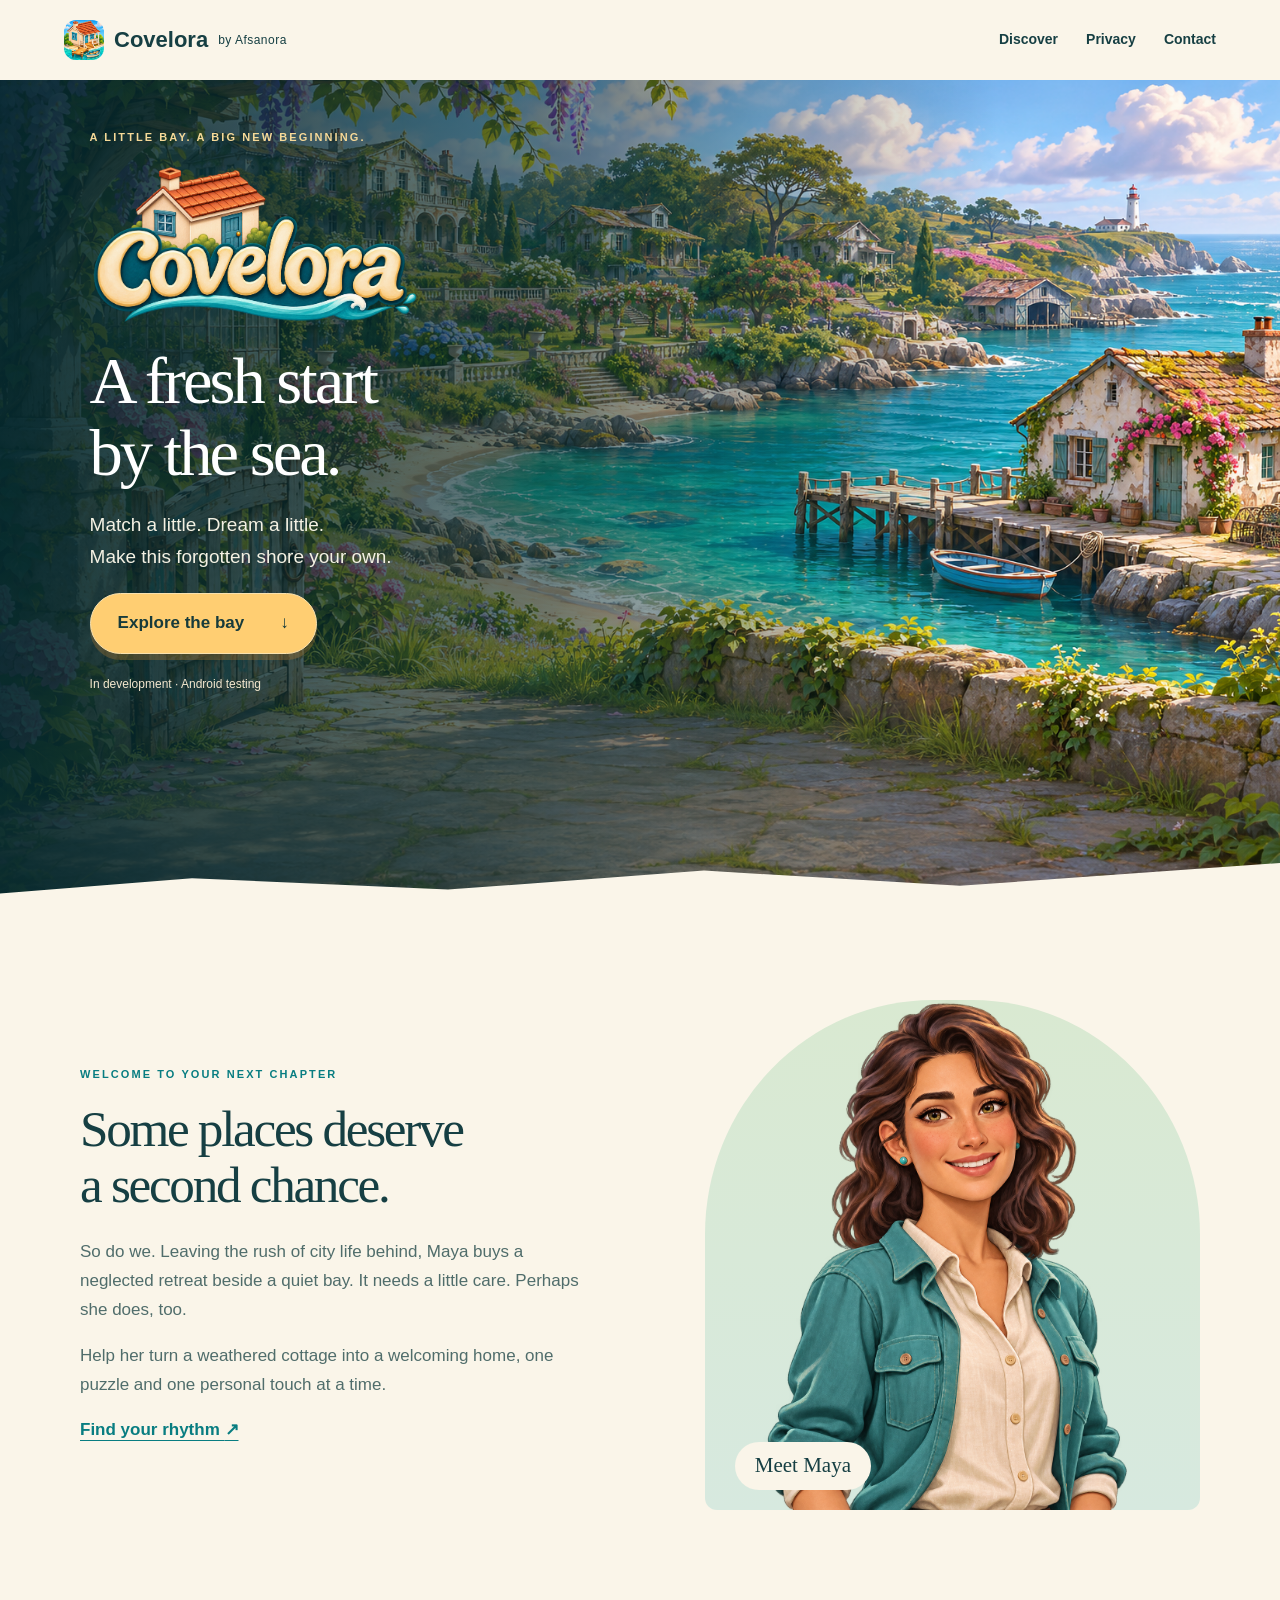
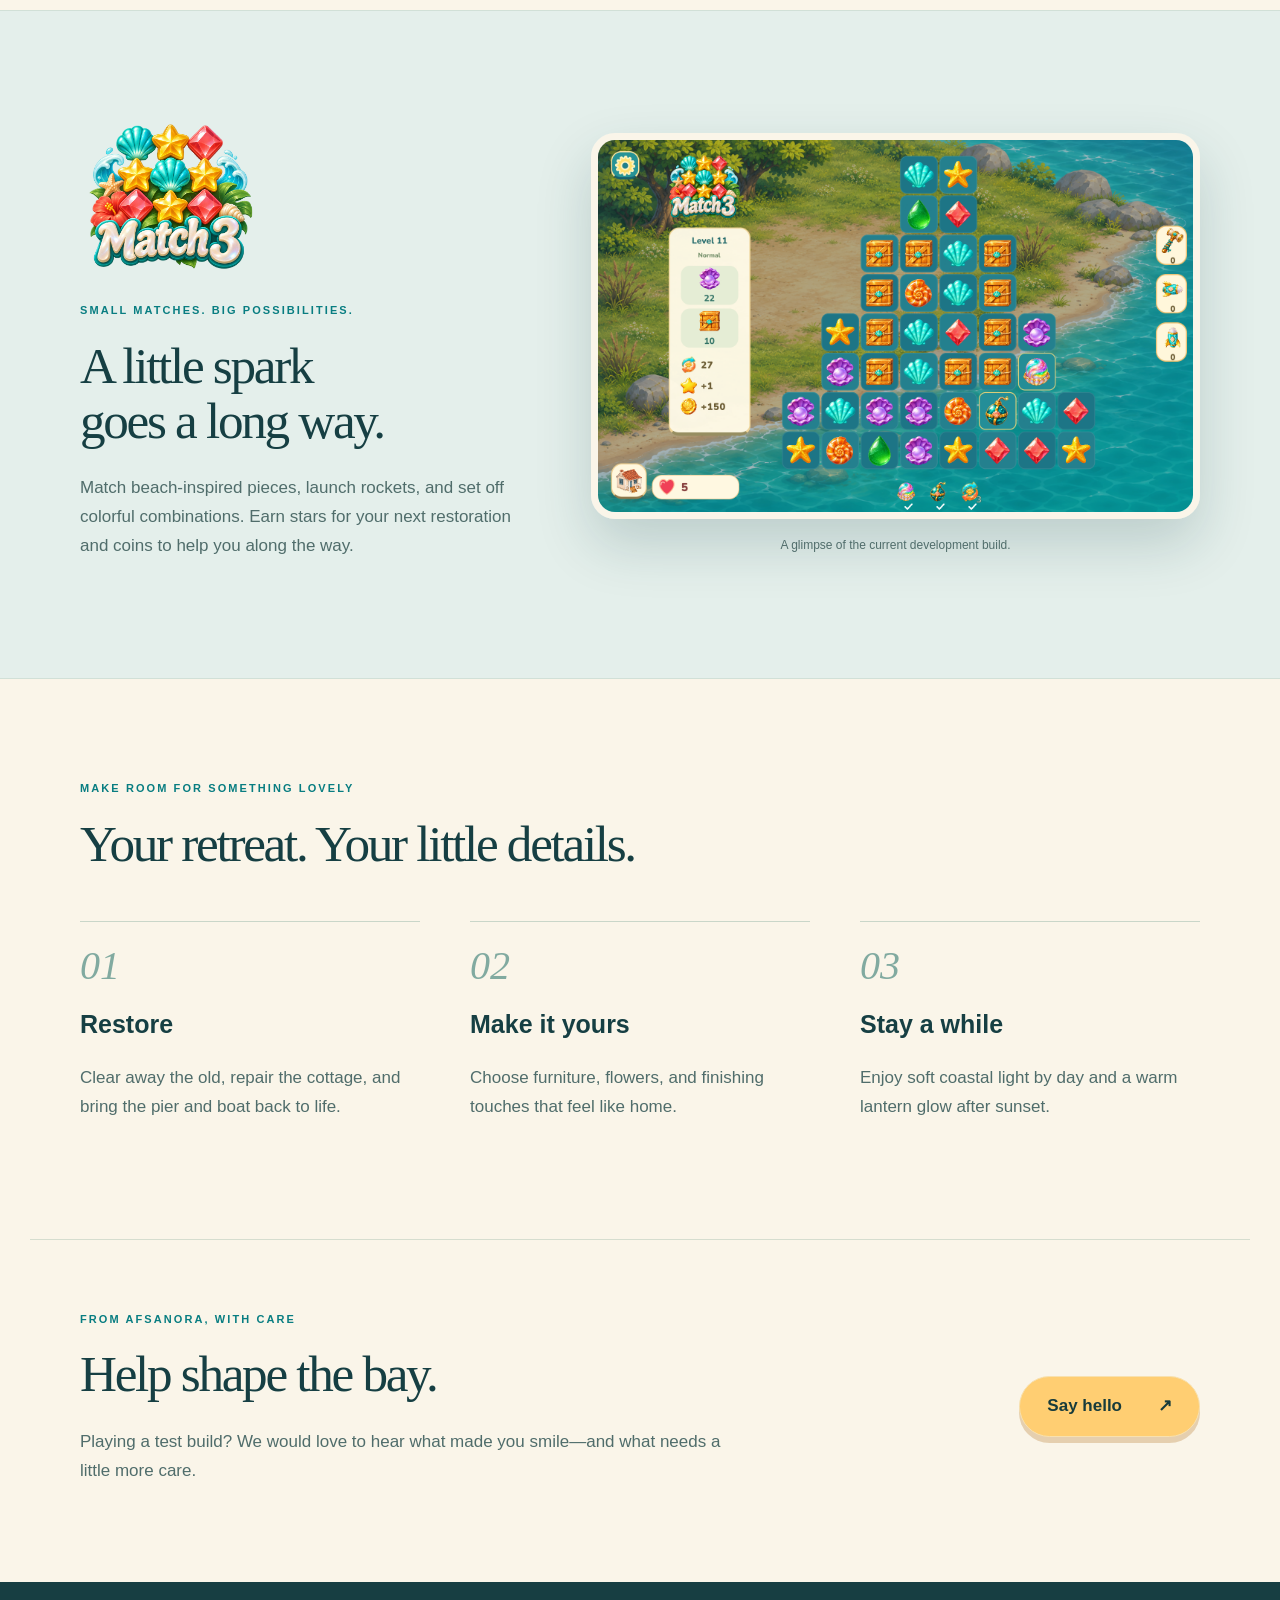
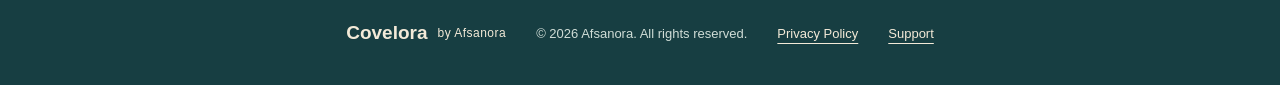
<file: index.html>
<!doctype html>
<html lang="en">
<head>
<meta charset="utf-8"><meta name="viewport" content="width=device-width,initial-scale=1">
<title>Covelora — A fresh start by the sea | Afsanora</title>
<meta name="description" content="Meet Maya, solve coastal Match-3 puzzles, and bring a forgotten seaside retreat back to life. Discover Covelora by Afsanora.">
<link rel="canonical" href="https://covelora.afsanora.com/"><link rel="icon" href="assets/icon.png">
<meta property="og:title" content="Covelora — A fresh start by the sea"><meta property="og:description" content="A forgotten retreat. A little courage. A new beginning."><meta property="og:image" content="https://covelora.afsanora.com/assets/bay.png"><meta property="og:type" content="website">
<link rel="stylesheet" href="style.css">
</head>
<body>
<a class="skip" href="#main">Skip to content</a>
<header class="nav"><a class="brand" href="./"><img src="assets/icon.png" width="40" height="40" alt="">Covelora <span>by Afsanora</span></a><nav aria-label="Main navigation"><a href="#discover">Discover</a><a href="privacy/">Privacy</a><a href="mailto:covelora@afsanora.com">Contact</a></nav></header>
<main id="main">
<section class="hero">
<img class="hero-art" src="assets/bay.png" alt="A sunlit coastal retreat overlooking a sheltered turquoise bay" fetchpriority="high">
<div class="hero-content"><span class="eyebrow light">A LITTLE BAY. A BIG NEW BEGINNING.</span><img class="logo" src="assets/logo.png" alt="Covelora" width="1745" height="900">
<h1>A fresh start<br>by the sea.</h1><p>Match a little. Dream a little.<br>Make this forgotten shore your own.</p><a class="button" href="#discover">Explore the bay <span aria-hidden="true">↓</span></a><span class="availability">In development · Android testing</span></div>
<div class="hero-bottom" aria-hidden="true"></div>
</section>
<section id="discover" class="section story">
<div class="story-text"><span class="eyebrow">WELCOME TO YOUR NEXT CHAPTER</span><h2>Some places deserve<br>a second chance.</h2><p>So do we. Leaving the rush of city life behind, Maya buys a neglected retreat beside a quiet bay. It needs a little care. Perhaps she does, too.</p><p>Help her turn a weathered cottage into a welcoming home, one puzzle and one personal touch at a time.</p><a class="text-link" href="#play">Find your rhythm <span aria-hidden="true">↗</span></a></div>
<div class="portrait"><div class="portrait-glow"></div><img src="assets/maya.png" alt="Maya smiling, ready for a new beginning" loading="lazy"><span class="caption">Meet Maya</span></div>
</section>
<section id="play" class="play-section"><div class="section play-grid"><div><img class="mode-art" src="assets/match3.png" alt="Coastal Match-3" loading="lazy"><span class="eyebrow">SMALL MATCHES. BIG POSSIBILITIES.</span><h2>A little spark<br>goes a long way.</h2><p>Match beach-inspired pieces, launch rockets, and set off colorful combinations. Earn stars for your next restoration and coins to help you along the way.</p></div><figure><img class="gameplay" src="assets/gameplay.png" alt="Covelora Match-3 gameplay with coastal pieces and level goals" loading="lazy"><figcaption>A glimpse of the current development build.</figcaption></figure></div></section>
<section class="section details"><span class="eyebrow">MAKE ROOM FOR SOMETHING LOVELY</span><h2>Your retreat. Your little details.</h2><div class="detail-grid"><article><span class="number">01</span><h3>Restore</h3><p>Clear away the old, repair the cottage, and bring the pier and boat back to life.</p></article><article><span class="number">02</span><h3>Make it yours</h3><p>Choose furniture, flowers, and finishing touches that feel like home.</p></article><article><span class="number">03</span><h3>Stay a while</h3><p>Enjoy soft coastal light by day and a warm lantern glow after sunset.</p></article></div></section>
<section class="contact section"><div><span class="eyebrow">FROM AFSANORA, WITH CARE</span><h2>Help shape the bay.</h2><p>Playing a test build? We would love to hear what made you smile—and what needs a little more care.</p></div><a class="button" href="mailto:covelora@afsanora.com">Say hello <span aria-hidden="true">↗</span></a></section>
</main>
<footer><a class="brand" href="./">Covelora <span>by Afsanora</span></a><p>© 2026 Afsanora. All rights reserved.</p><a href="privacy/">Privacy Policy</a><a href="mailto:covelora@afsanora.com">Support</a></footer>
</body></html>
</file>
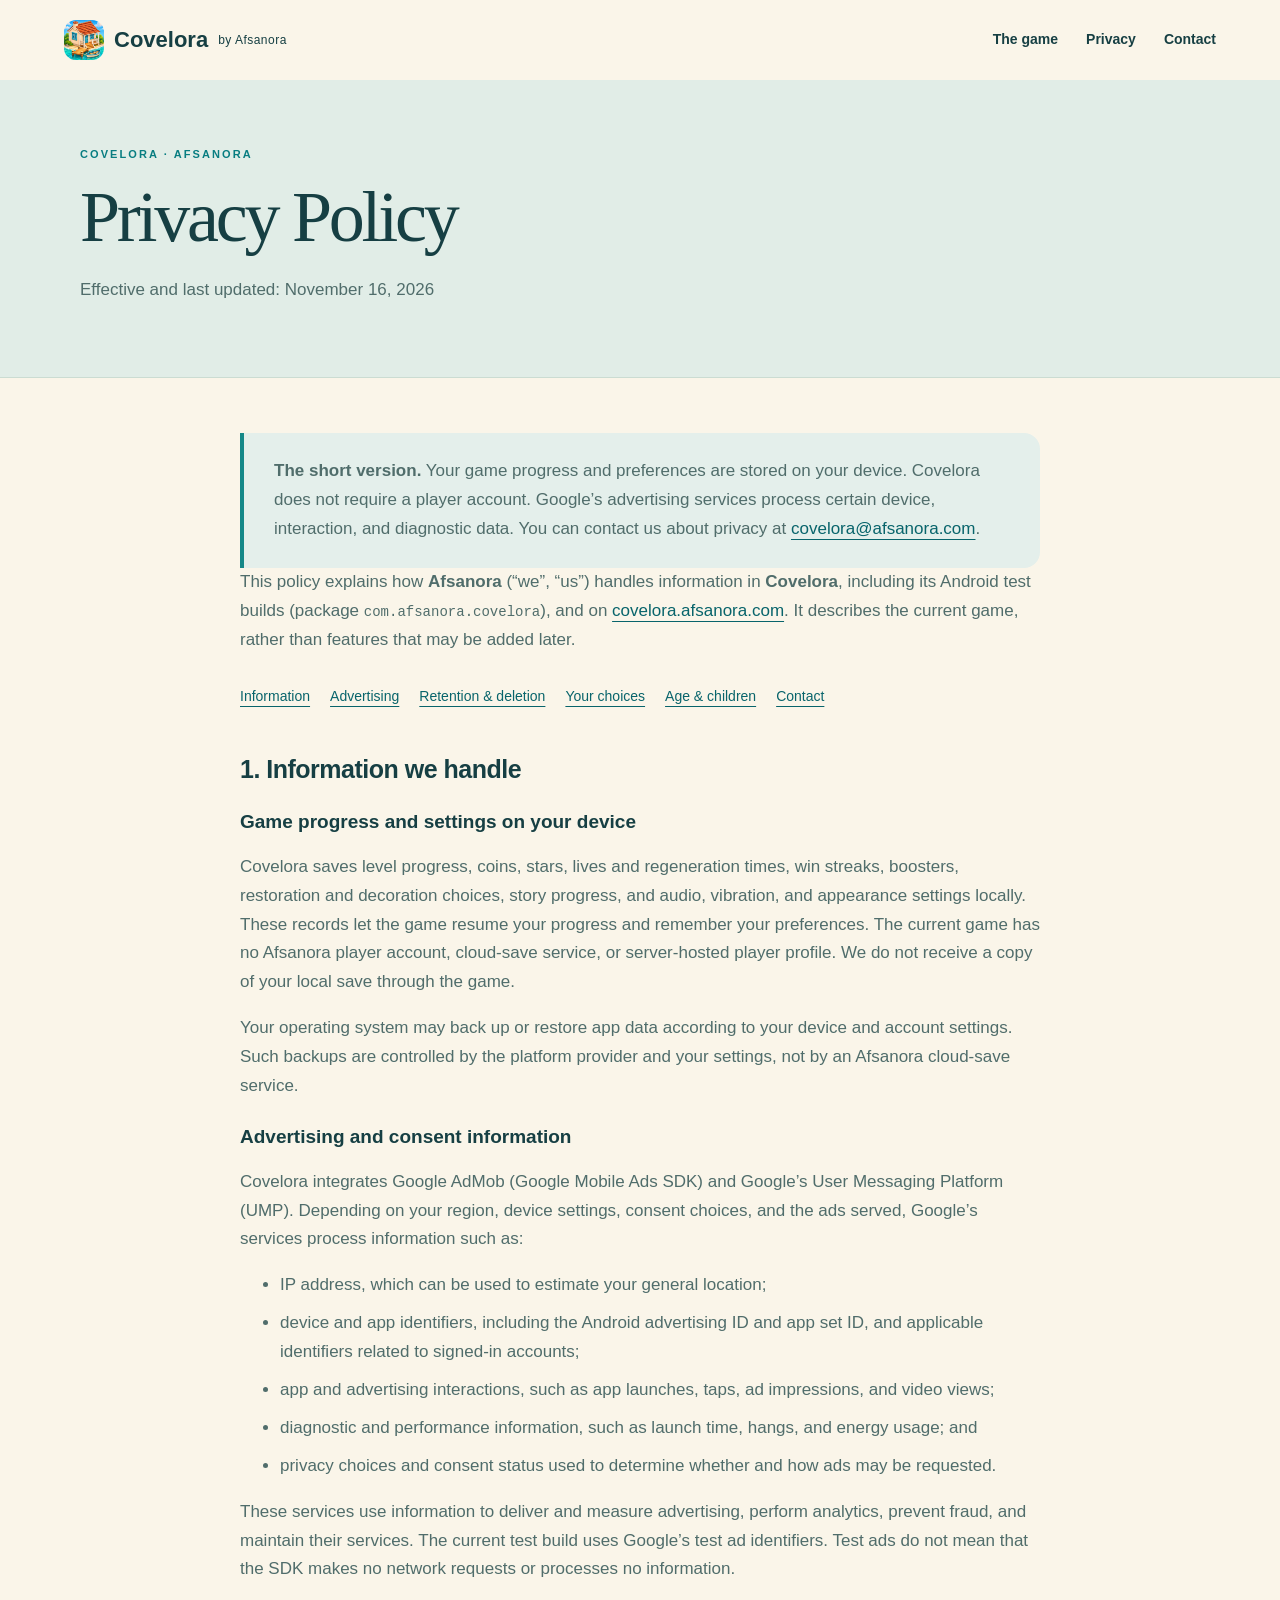
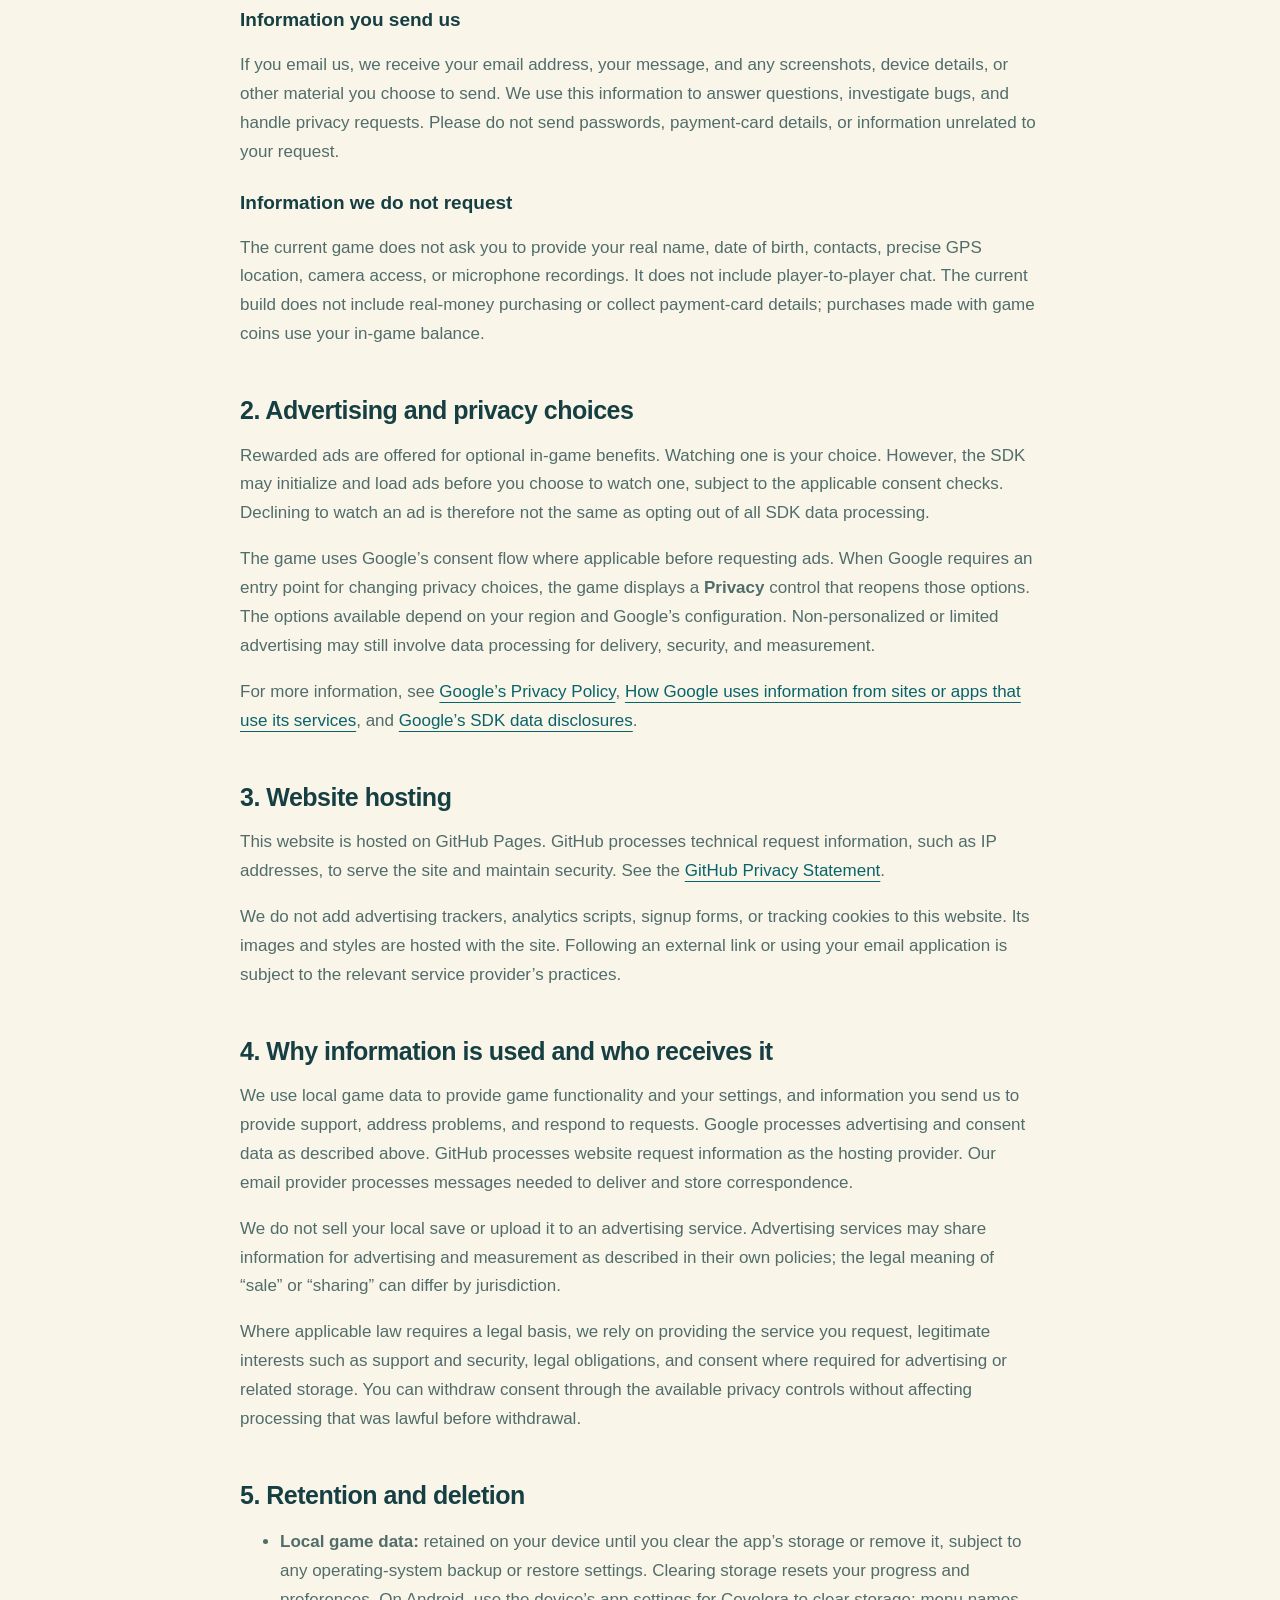
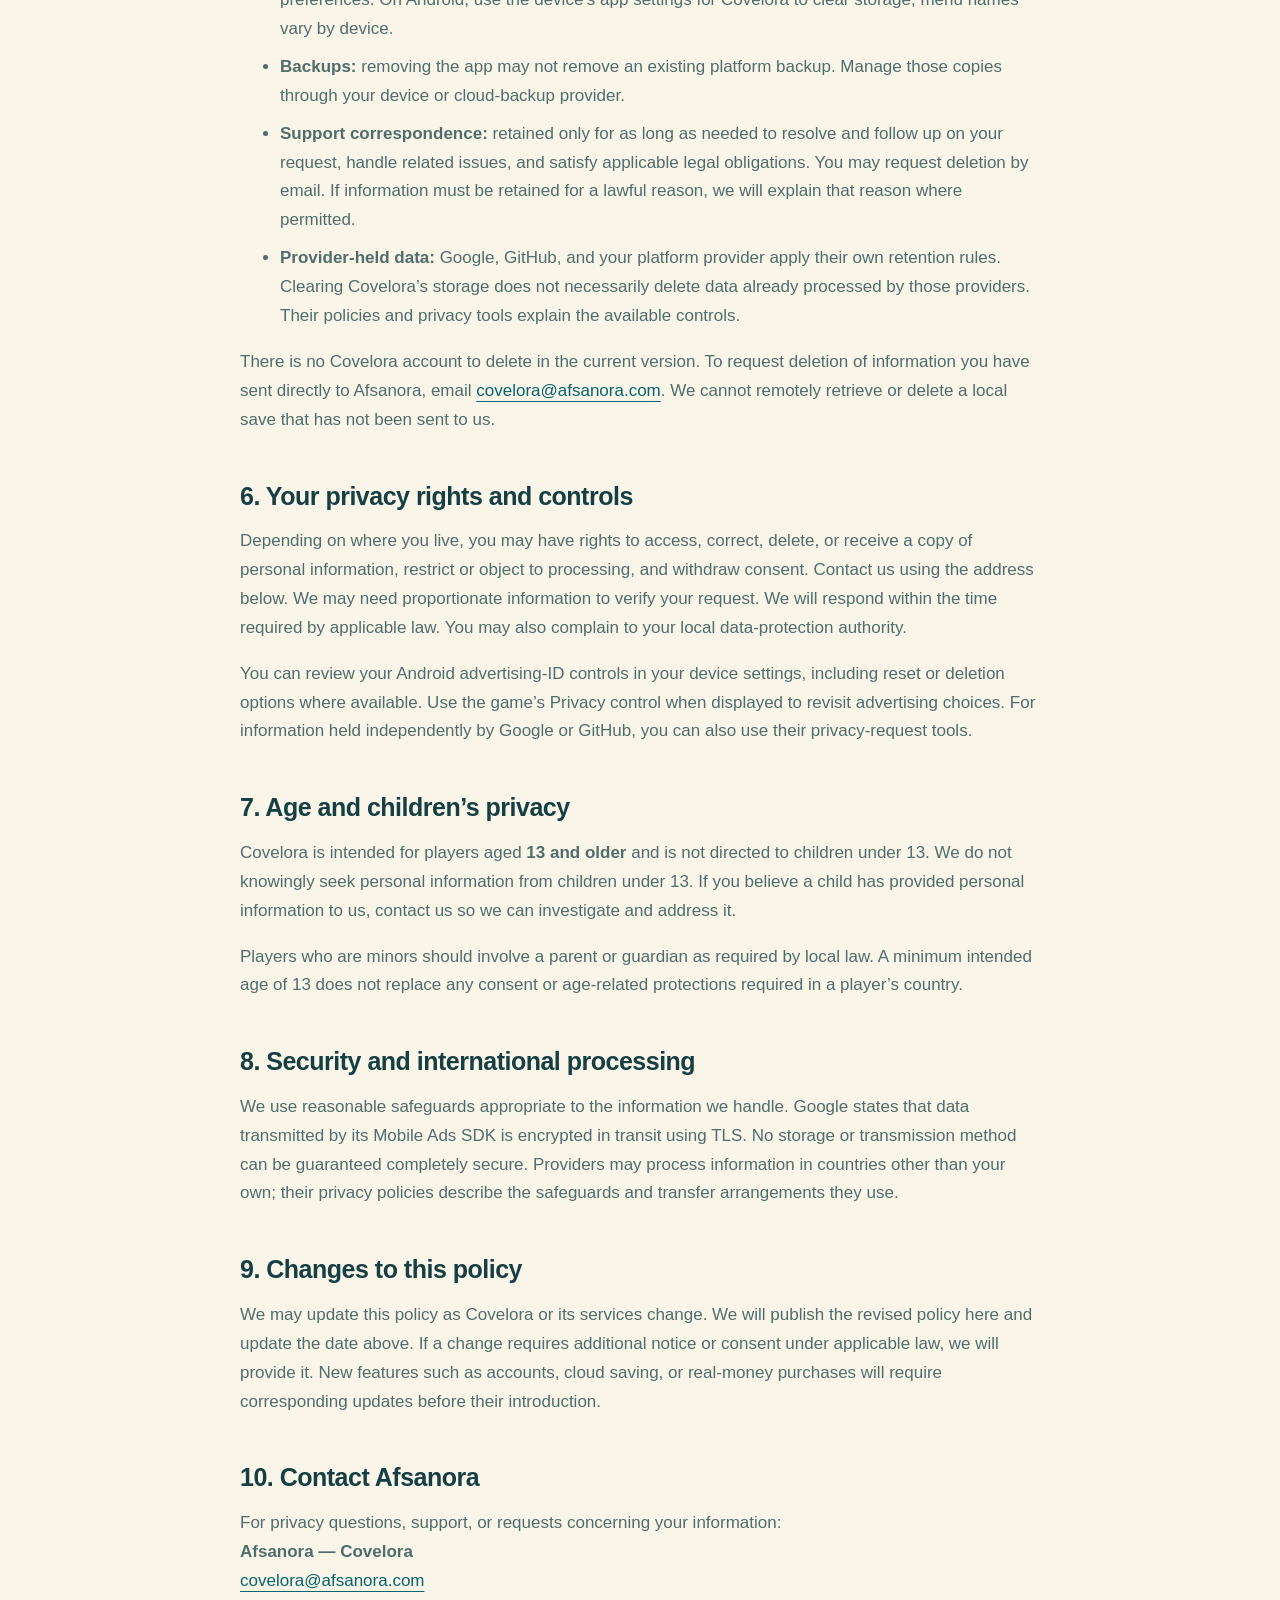
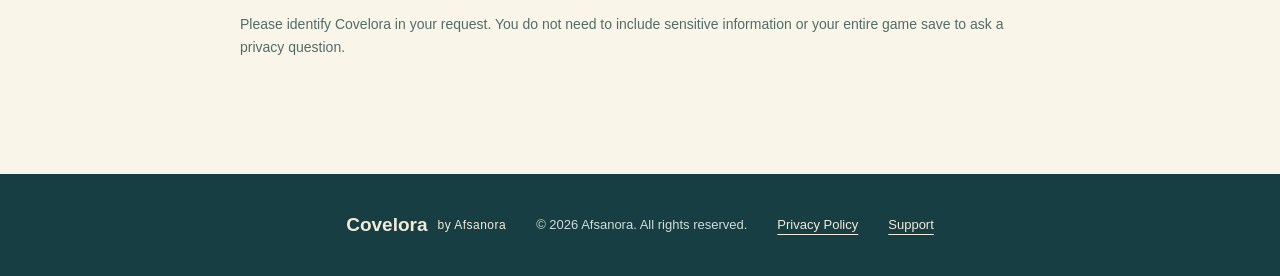
<file: privacy/index.html>
<!doctype html>
<html lang="en">
<head><meta charset="utf-8"><meta name="viewport" content="width=device-width,initial-scale=1"><title>Privacy Policy — Covelora by Afsanora</title><meta name="description" content="How Covelora by Afsanora handles local game progress, advertising data, support requests, and your privacy choices."><link rel="canonical" href="https://covelora.afsanora.com/privacy/"><link rel="icon" href="../assets/icon.png"><link rel="stylesheet" href="../style.css"></head>
<body><a class="skip" href="#main">Skip to content</a><header class="nav"><a class="brand" href="../"><img src="../assets/icon.png" width="40" height="40" alt="">Covelora <span>by Afsanora</span></a><nav aria-label="Main navigation"><a href="../">The game</a><a href="./" aria-current="page">Privacy</a><a href="mailto:covelora@afsanora.com">Contact</a></nav></header>
<main id="main"><div class="privacy-header"><div class="section"><span class="eyebrow">COVELORA · AFSANORA</span><h1>Privacy Policy</h1><p>Effective and last updated: November 16, 2026</p></div></div>
<article class="section policy">
<div class="summary"><p><strong>The short version.</strong> Your game progress and preferences are stored on your device. Covelora does not require a player account. Google’s advertising services process certain device, interaction, and diagnostic data. You can contact us about privacy at <a href="mailto:covelora@afsanora.com">covelora@afsanora.com</a>.</p></div>
<p>This policy explains how <strong>Afsanora</strong> (“we”, “us”) handles information in <strong>Covelora</strong>, including its Android test builds (package <code>com.afsanora.covelora</code>), and on <a href="https://covelora.afsanora.com/">covelora.afsanora.com</a>. It describes the current game, rather than features that may be added later.</p>
<nav aria-label="Policy sections"><a href="#information">Information</a><a href="#advertising">Advertising</a><a href="#retention">Retention &amp; deletion</a><a href="#choices">Your choices</a><a href="#children">Age &amp; children</a><a href="#contact">Contact</a></nav>
<h2 id="information">1. Information we handle</h2>
<h3>Game progress and settings on your device</h3>
<p>Covelora saves level progress, coins, stars, lives and regeneration times, win streaks, boosters, restoration and decoration choices, story progress, and audio, vibration, and appearance settings locally. These records let the game resume your progress and remember your preferences. The current game has no Afsanora player account, cloud-save service, or server-hosted player profile. We do not receive a copy of your local save through the game.</p>
<p>Your operating system may back up or restore app data according to your device and account settings. Such backups are controlled by the platform provider and your settings, not by an Afsanora cloud-save service.</p>
<h3>Advertising and consent information</h3>
<p>Covelora integrates Google AdMob (Google Mobile Ads SDK) and Google’s User Messaging Platform (UMP). Depending on your region, device settings, consent choices, and the ads served, Google’s services process information such as:</p>
<ul><li>IP address, which can be used to estimate your general location;</li><li>device and app identifiers, including the Android advertising ID and app set ID, and applicable identifiers related to signed-in accounts;</li><li>app and advertising interactions, such as app launches, taps, ad impressions, and video views;</li><li>diagnostic and performance information, such as launch time, hangs, and energy usage; and</li><li>privacy choices and consent status used to determine whether and how ads may be requested.</li></ul>
<p>These services use information to deliver and measure advertising, perform analytics, prevent fraud, and maintain their services. The current test build uses Google’s test ad identifiers. Test ads do not mean that the SDK makes no network requests or processes no information.</p>
<h3>Information you send us</h3>
<p>If you email us, we receive your email address, your message, and any screenshots, device details, or other material you choose to send. We use this information to answer questions, investigate bugs, and handle privacy requests. Please do not send passwords, payment-card details, or information unrelated to your request.</p>
<h3>Information we do not request</h3>
<p>The current game does not ask you to provide your real name, date of birth, contacts, precise GPS location, camera access, or microphone recordings. It does not include player-to-player chat. The current build does not include real-money purchasing or collect payment-card details; purchases made with game coins use your in-game balance.</p>
<h2 id="advertising">2. Advertising and privacy choices</h2>
<p>Rewarded ads are offered for optional in-game benefits. Watching one is your choice. However, the SDK may initialize and load ads before you choose to watch one, subject to the applicable consent checks. Declining to watch an ad is therefore not the same as opting out of all SDK data processing.</p>
<p>The game uses Google’s consent flow where applicable before requesting ads. When Google requires an entry point for changing privacy choices, the game displays a <strong>Privacy</strong> control that reopens those options. The options available depend on your region and Google’s configuration. Non-personalized or limited advertising may still involve data processing for delivery, security, and measurement.</p>
<p>For more information, see <a href="https://policies.google.com/privacy">Google’s Privacy Policy</a>, <a href="https://policies.google.com/technologies/partner-sites">How Google uses information from sites or apps that use its services</a>, and <a href="https://developers.google.com/admob/unity/privacy/play-data-disclosure">Google’s SDK data disclosures</a>.</p>
<h2>3. Website hosting</h2>
<p>This website is hosted on GitHub Pages. GitHub processes technical request information, such as IP addresses, to serve the site and maintain security. See the <a href="https://docs.github.com/en/site-policy/privacy-policies/github-general-privacy-statement">GitHub Privacy Statement</a>.</p>
<p>We do not add advertising trackers, analytics scripts, signup forms, or tracking cookies to this website. Its images and styles are hosted with the site. Following an external link or using your email application is subject to the relevant service provider’s practices.</p>
<h2>4. Why information is used and who receives it</h2>
<p>We use local game data to provide game functionality and your settings, and information you send us to provide support, address problems, and respond to requests. Google processes advertising and consent data as described above. GitHub processes website request information as the hosting provider. Our email provider processes messages needed to deliver and store correspondence.</p>
<p>We do not sell your local save or upload it to an advertising service. Advertising services may share information for advertising and measurement as described in their own policies; the legal meaning of “sale” or “sharing” can differ by jurisdiction.</p>
<p>Where applicable law requires a legal basis, we rely on providing the service you request, legitimate interests such as support and security, legal obligations, and consent where required for advertising or related storage. You can withdraw consent through the available privacy controls without affecting processing that was lawful before withdrawal.</p>
<h2 id="retention">5. Retention and deletion</h2>
<ul><li><strong>Local game data:</strong> retained on your device until you clear the app’s storage or remove it, subject to any operating-system backup or restore settings. Clearing storage resets your progress and preferences. On Android, use the device’s app settings for Covelora to clear storage; menu names vary by device.</li><li><strong>Backups:</strong> removing the app may not remove an existing platform backup. Manage those copies through your device or cloud-backup provider.</li><li><strong>Support correspondence:</strong> retained only for as long as needed to resolve and follow up on your request, handle related issues, and satisfy applicable legal obligations. You may request deletion by email. If information must be retained for a lawful reason, we will explain that reason where permitted.</li><li><strong>Provider-held data:</strong> Google, GitHub, and your platform provider apply their own retention rules. Clearing Covelora’s storage does not necessarily delete data already processed by those providers. Their policies and privacy tools explain the available controls.</li></ul>
<p>There is no Covelora account to delete in the current version. To request deletion of information you have sent directly to Afsanora, email <a href="mailto:covelora@afsanora.com?subject=Covelora%20privacy%20request">covelora@afsanora.com</a>. We cannot remotely retrieve or delete a local save that has not been sent to us.</p>
<h2 id="choices">6. Your privacy rights and controls</h2>
<p>Depending on where you live, you may have rights to access, correct, delete, or receive a copy of personal information, restrict or object to processing, and withdraw consent. Contact us using the address below. We may need proportionate information to verify your request. We will respond within the time required by applicable law. You may also complain to your local data-protection authority.</p>
<p>You can review your Android advertising-ID controls in your device settings, including reset or deletion options where available. Use the game’s Privacy control when displayed to revisit advertising choices. For information held independently by Google or GitHub, you can also use their privacy-request tools.</p>
<h2 id="children">7. Age and children’s privacy</h2>
<p>Covelora is intended for players aged <strong>13 and older</strong> and is not directed to children under 13. We do not knowingly seek personal information from children under 13. If you believe a child has provided personal information to us, contact us so we can investigate and address it.</p>
<p>Players who are minors should involve a parent or guardian as required by local law. A minimum intended age of 13 does not replace any consent or age-related protections required in a player’s country.</p>
<h2>8. Security and international processing</h2>
<p>We use reasonable safeguards appropriate to the information we handle. Google states that data transmitted by its Mobile Ads SDK is encrypted in transit using TLS. No storage or transmission method can be guaranteed completely secure. Providers may process information in countries other than your own; their privacy policies describe the safeguards and transfer arrangements they use.</p>
<h2>9. Changes to this policy</h2>
<p>We may update this policy as Covelora or its services change. We will publish the revised policy here and update the date above. If a change requires additional notice or consent under applicable law, we will provide it. New features such as accounts, cloud saving, or real-money purchases will require corresponding updates before their introduction.</p>
<h2 id="contact">10. Contact Afsanora</h2>
<p>For privacy questions, support, or requests concerning your information:<br><strong>Afsanora — Covelora</strong><br><a href="mailto:covelora@afsanora.com">covelora@afsanora.com</a></p>
<p class="small">Please identify Covelora in your request. You do not need to include sensitive information or your entire game save to ask a privacy question.</p>
</article></main>
<footer><a class="brand" href="../">Covelora <span>by Afsanora</span></a><p>© 2026 Afsanora. All rights reserved.</p><a href="./" aria-current="page">Privacy Policy</a><a href="mailto:covelora@afsanora.com">Support</a></footer>
</body></html>
</file>
<file: style.css>
:root{--ink:#163f43;--muted:#506d6b;--sand:#faf5e9;--teal:#087d81;--gold:#ffce72}*{box-sizing:border-box}html{scroll-behavior:smooth;scroll-padding-top:80px}body{margin:0;background:var(--sand);color:var(--ink);font:17px/1.7 "Segoe UI",Arial,sans-serif}a{color:inherit;text-underline-offset:5px}img{max-width:100%;display:block}h1,h2,h3,p{margin-top:0}h1,h2{font-family:Georgia,"Times New Roman",serif;font-weight:500;line-height:1.08;letter-spacing:-.045em}h1{font-size:clamp(48px,5.2vw,78px);margin:15px 0 20px}h2{font-size:clamp(36px,4vw,58px);margin:18px 0 26px}h3{font-size:25px;line-height:1.2}p{color:var(--muted)}.nav{height:80px;padding:0 5%;display:flex;align-items:center;justify-content:space-between;background:#faf5e9}.brand{display:flex;align-items:center;gap:10px;font-size:22px;font-weight:750;text-decoration:none}.brand img{border-radius:12px}.brand span{font-size:12px;letter-spacing:.04em;font-weight:500}.nav nav{display:flex;gap:28px;font-size:14px;font-weight:600}.nav nav a{text-decoration:none}.nav a:hover,footer a:hover{color:var(--teal)}.hero{min-height:790px;height:calc(100svh - 80px);max-height:1100px;position:relative;isolation:isolate;overflow:hidden;color:white}.hero-art{position:absolute;inset:0;width:100%;height:100%;object-fit:cover;object-position:65% center;z-index:-3}.hero:before{content:"";position:absolute;inset:0;background:linear-gradient(90deg,rgba(5,41,46,.94),rgba(7,43,45,.58) 43%,transparent 78%);z-index:-2}.hero-content{padding:48px 7% 70px;max-width:770px}.logo{width:330px;height:auto;margin:15px 0 8px}.eyebrow{font-size:11px;font-weight:750;letter-spacing:.19em;color:var(--teal);display:block}.eyebrow.light{color:#f6d998}.hero p{color:#f4f1e3;font-size:19px}.button{display:inline-flex;gap:36px;align-items:center;justify-content:center;background:var(--gold);border:1px solid #f8e1af;color:#173b3b;border-radius:50px;padding:15px 27px;font-weight:750;text-decoration:none;box-shadow:0 6px 0 #b77d3050;transition:transform .18s,box-shadow .18s}.button:hover{transform:translateY(-3px);box-shadow:0 9px 0 #b77d3050}.button:active{transform:translateY(1px)}.availability{display:block;font-size:12px;color:#f4e8cf;margin-top:20px}.hero-bottom{position:absolute;bottom:-1px;width:100%;height:38px;background:var(--sand);clip-path:polygon(0 80%,15% 40%,35% 70%,55% 20%,75% 60%,100% 0,100% 100%,0 100%)}.section{max-width:1220px;margin:auto;padding:100px 50px}.story{display:grid;grid-template-columns:1.1fr 1fr;gap:80px;align-items:center}.story-text{max-width:510px}.text-link{font-weight:700;color:var(--teal)}.portrait{position:relative;isolation:isolate;max-height:530px;overflow:hidden;border-radius:46% 46% 12px 12px;background:linear-gradient(#d9e9d1,#d7e9df)}.portrait img{width:100%;height:510px;object-fit:contain;object-position:bottom}.caption{position:absolute;bottom:20px;left:30px;background:var(--sand);padding:6px 20px;border-radius:30px;font-family:Georgia,serif;font-size:21px}.play-section{background:#e4efeb;border-top:1px solid #d1e0d7;border-bottom:1px solid #d1e0d7}.play-grid{display:grid;grid-template-columns:1fr 1.35fr;gap:60px;align-items:center}.mode-art{width:180px;height:170px;object-fit:contain;margin-bottom:20px}.play-grid figure{margin:0}.gameplay{border-radius:24px;box-shadow:0 25px 55px #123f4430;border:7px solid #faf5e9}.play-grid figcaption{font-size:12px;text-align:center;margin-top:16px;color:var(--muted)}.details>h2{max-width:700px}.detail-grid{display:grid;grid-template-columns:repeat(3,1fr);gap:50px;margin-top:50px}.number{display:block;font:italic 40px Georgia,serif;color:#81aaa0;border-top:1px solid #c9d6c9;padding-top:20px;margin-bottom:20px}.contact{border-top:1px solid #d5ddcf;display:flex;align-items:center;gap:70px;justify-content:space-between;padding-top:70px;padding-bottom:80px}.contact>div{max-width:650px}.contact .button{flex-shrink:0}footer{background:#173e42;color:#f3ead8;display:flex;gap:30px;align-items:center;justify-content:center;padding:35px 5%;flex-wrap:wrap;font-size:13px}footer p{margin:0;color:#d0ddd7}footer .brand{font-size:19px}footer a{color:#f3ead8}.skip{position:absolute;top:-100px;left:10px;background:white;color:#163f43;z-index:9;padding:10px}.skip:focus{top:10px}:focus-visible{outline:3px solid #e79733;outline-offset:5px}.privacy-header{background:#e1ede7;border-bottom:1px solid #cbdcd2}.privacy-header .section{padding-top:65px;padding-bottom:55px}.privacy-header h1{font-size:clamp(43px,6vw,72px)}.policy{max-width:900px;padding-top:55px}.policy h2{font:650 25px/1.3 "Segoe UI",Arial,sans-serif;letter-spacing:-.02em;margin-top:45px;margin-bottom:15px}.policy h3{font-size:19px;margin-top:25px}.policy li{margin:9px 0;color:var(--muted)}.policy a{color:#08646b;overflow-wrap:anywhere}.policy code{font-size:14px;overflow-wrap:anywhere}.policy .summary{background:#e4efeb;border-left:4px solid #158888;padding:24px 30px;border-radius:0 16px 16px 0}.policy .summary p:last-child{margin-bottom:0}.policy nav{display:flex;gap:8px 20px;flex-wrap:wrap;font-size:14px;margin:30px 0}.policy table{border-collapse:collapse;width:100%;font-size:15px}.policy th,.policy td{text-align:left;padding:13px;border-bottom:1px solid #d4dfd6;vertical-align:top}.policy th{background:#e4efeb}.table-scroll{overflow:auto}.small{font-size:14px}@media(max-width:760px){.nav{padding:0 20px;height:72px}.brand span{display:none}.nav nav{gap:16px;font-size:13px}.nav nav a:first-child{display:none}.hero{height:auto;min-height:820px}.hero-content{padding:35px 25px 90px}.hero:before{background:linear-gradient(90deg,#05292ee8,#05292e99 65%,#05292e33)}.logo{width:270px}.hero-art{object-position:62% center}.hero h1{font-size:58px}.section{padding:65px 25px}.story,.play-grid{grid-template-columns:1fr;gap:35px}.portrait{max-width:380px;margin:auto}.portrait img{height:400px}.detail-grid{grid-template-columns:1fr;gap:15px;margin-top:25px}.number{margin-bottom:12px}.contact{display:block}.contact .button{margin-top:10px}footer{justify-content:flex-start;padding:30px 25px;gap:18px}footer p{flex-basis:100%}.policy .summary{padding:20px}.policy th,.policy td{min-width:150px;padding:10px}}@media(prefers-reduced-motion:reduce){html{scroll-behavior:auto}*{transition:none!important}}
</file>
